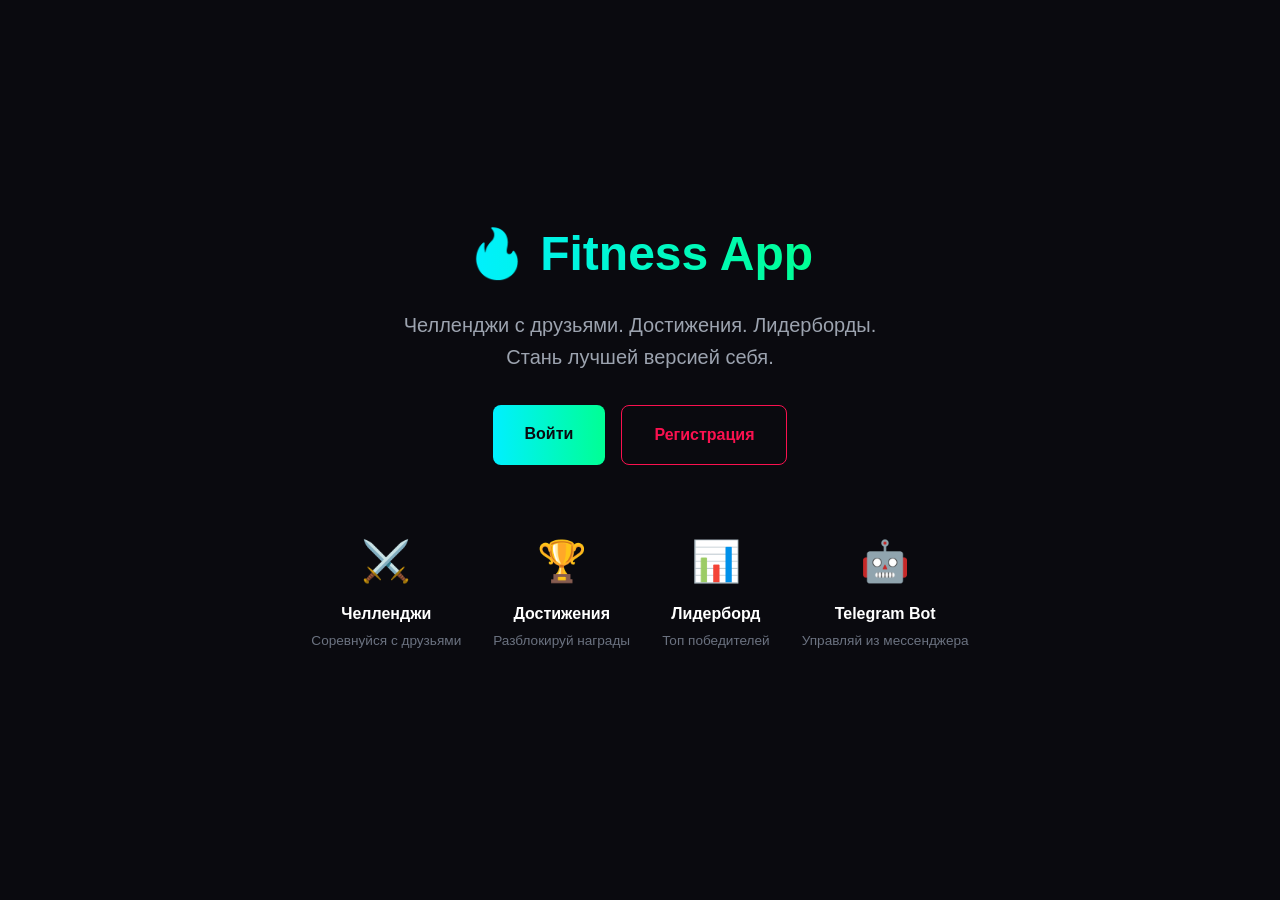
<file: frontend/index.html>
<!DOCTYPE html>
<html lang="ru">
<head>
    <meta charset="UTF-8">
    <meta name="viewport" content="width=device-width, initial-scale=1.0">
    <title>Fitness App</title>
    <link rel="stylesheet" href="css/style.css">
    <script src="https://telegram.org/js/telegram-web-app.js"></script>
    <style>
        .landing {
            min-height: 100vh;
            display: flex;
            flex-direction: column;
            align-items: center;
            justify-content: center;
            text-align: center;
            padding: 2rem;
        }
        .landing h1 {
            font-size: 3rem;
            margin-bottom: 1rem;
            background: linear-gradient(90deg, var(--cyan-start), var(--cyan-end));
            -webkit-background-clip: text;
            -webkit-text-fill-color: transparent;
        }
        .landing p {
            color: var(--text-secondary);
            font-size: 1.25rem;
            margin-bottom: 2rem;
            max-width: 500px;
        }
        .landing-buttons {
            display: flex;
            gap: 1rem;
            flex-wrap: wrap;
            justify-content: center;
        }
        .landing-buttons a {
            padding: 1rem 2rem;
            border-radius: 8px;
            text-decoration: none;
            font-weight: 600;
            transition: all 0.3s;
        }
        .btn-primary-landing {
            background: linear-gradient(90deg, var(--cyan-start), var(--cyan-end));
            color: var(--bg-dark);
        }
        .btn-primary-landing:hover {
            transform: translateY(-2px);
            box-shadow: 0 10px 30px rgba(0, 240, 255, 0.4);
            color: var(--bg-dark);
        }
        .btn-secondary-landing {
            background: transparent;
            border: 1px solid var(--red-start);
            color: var(--red-start);
        }
        .btn-secondary-landing:hover {
            background: rgba(250, 17, 79, 0.1);
            color: var(--red-end);
        }
        .features {
            display: flex;
            gap: 2rem;
            margin-top: 4rem;
            flex-wrap: wrap;
            justify-content: center;
        }
        .feature {
            text-align: center;
            max-width: 200px;
        }
        .feature-icon {
            font-size: 2.5rem;
            margin-bottom: 0.5rem;
        }
        .feature h3 {
            color: var(--text-primary);
            font-size: 1rem;
            margin-bottom: 0.25rem;
        }
        .feature p {
            color: var(--text-muted);
            font-size: 0.85rem;
        }
    </style>
</head>
<body>
    <script src="js/app.js"></script>
    <div class="landing">
        <h1>🔥 Fitness App</h1>
        <p>Челленджи с друзьями. Достижения. Лидерборды. Стань лучшей версией себя.</p>
        
        <div class="landing-buttons">
            <a href="login.html" class="btn-primary-landing">Войти</a>
            <a href="register.html" class="btn-secondary-landing">Регистрация</a>
        </div>
        
        <div class="features">
            <div class="feature">
                <div class="feature-icon">⚔️</div>
                <h3>Челленджи</h3>
                <p>Соревнуйся с друзьями</p>
            </div>
            <div class="feature">
                <div class="feature-icon">🏆</div>
                <h3>Достижения</h3>
                <p>Разблокируй награды</p>
            </div>
            <div class="feature">
                <div class="feature-icon">📊</div>
                <h3>Лидерборд</h3>
                <p>Топ победителей</p>
            </div>
            <div class="feature">
                <div class="feature-icon">🤖</div>
                <h3>Telegram Bot</h3>
                <p>Управляй из мессенджера</p>
            </div>
        </div>
    </div>
    
    <script>
        if (getToken()) {
            window.location.href = 'dashboard.html';
        }
    </script>
</body>
</html>
</file>
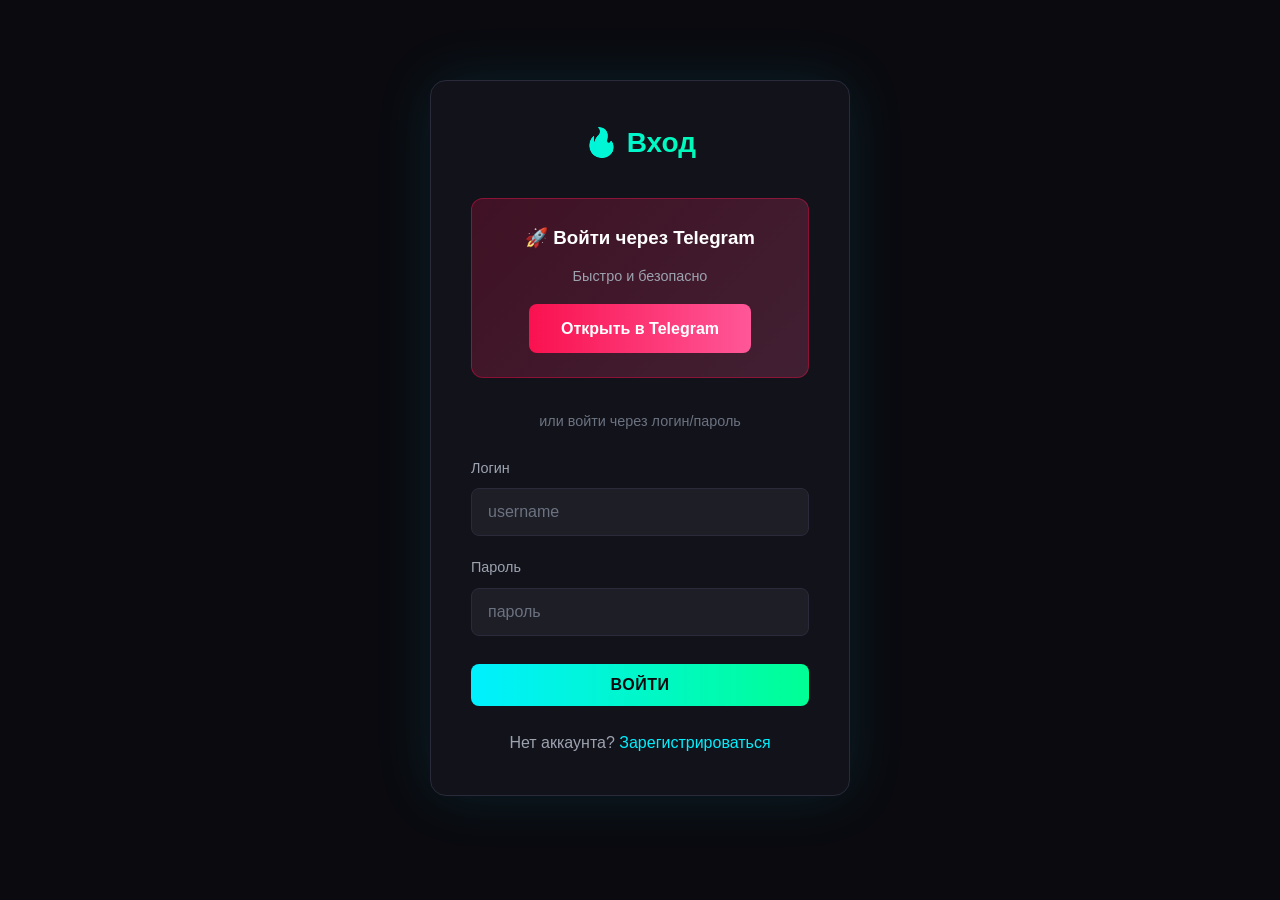
<file: frontend/challenges.html>
<!DOCTYPE html>
<html lang="ru">
<head>
    <meta charset="UTF-8">
    <meta name="viewport" content="width=device-width, initial-scale=1.0">
    <title>Челленджи - Fitness App</title>
    <link rel="stylesheet" href="css/style.css">
    <script src="https://telegram.org/js/telegram-web-app.js"></script>
    <style>
        .page-title {
            display: flex;
            justify-content: space-between;
            align-items: center;
            margin-bottom: 2rem;
            flex-wrap: wrap;
            gap: 1rem;
        }
        .page-title h2 {
            background: linear-gradient(90deg, var(--red-start), var(--red-end));
            -webkit-background-clip: text;
            -webkit-text-fill-color: transparent;
            font-size: 1.75rem;
        }
        .challenge-card h3 {
            color: var(--text-primary);
            margin-bottom: 0.5rem;
            padding-right: 80px;
        }
        .challenge-meta {
            display: flex;
            gap: 1.5rem;
            margin-top: 1rem;
            font-size: 0.9rem;
            color: var(--text-secondary);
        }
        .challenge-meta span {
            display: flex;
            align-items: center;
            gap: 0.25rem;
        }
        .progress-section {
            margin-top: 1.5rem;
        }
        .progress-item {
            margin-bottom: 1rem;
        }
        .progress-header {
            display: flex;
            justify-content: space-between;
            margin-bottom: 0.5rem;
            font-size: 0.9rem;
        }
        .progress-header .name {
            color: var(--text-primary);
        }
        .progress-header .value {
            color: var(--cyan-start);
            font-weight: 600;
        }
        .invite-code {
            display: inline-block;
            background: rgba(0, 240, 255, 0.1);
            border: 1px solid rgba(0, 240, 255, 0.3);
            padding: 0.5rem 1rem;
            border-radius: 8px;
            font-family: monospace;
            color: var(--cyan-start);
            font-size: 1.1rem;
        }
        .form-actions {
            display: flex;
            gap: 1rem;
            margin-top: 1rem;
        }
        .back-btn {
            display: inline-flex;
            align-items: center;
            gap: 0.5rem;
            color: var(--text-secondary);
            margin-bottom: 1rem;
            cursor: pointer;
            transition: color 0.3s;
        }
        .back-btn:hover {
            color: var(--cyan-start);
        }
    </style>
</head>
<body>
    <script src="js/app.js"></script>
    <header>
        <div class="container">
            <h1>🔥 Fitness App</h1>
            <nav>
                <a href="dashboard.html">Дашборд</a>
                <a href="profile.html">Профиль</a>
                <a href="challenges.html">Челленджи</a>
                <a href="leaderboard.html">Лидерборд</a>
                <a href="#" onclick="logout()">Выход</a>
            </nav>
        </div>
    </header>

    <div class="container">
        <div class="page-title">
            <h2>⚔️ Челленджи</h2>
            <button onclick="showCreateForm()">➕ Создать челлендж</button>
        </div>

        <div id="message"></div>

        <div id="createForm" class="card hidden">
            <h3>Создать челлендж</h3>

            <div class="form-group">
                <label>Название</label>
                <input type="text" id="title" placeholder="Например: Пробежать 50 км за неделю">
            </div>

            <div class="form-group">
                <label>Описание</label>
                <textarea id="description" rows="3" placeholder="Опишите правила и условия"></textarea>
            </div>

            <div class="form-group">
                <label>Тип челленджа</label>
                <select id="challengeType">
                    <option value="accumulative">📊 Накопительный (сумма значений)</option>
                    <option value="consistency">📅 Последовательный (дни подряд)</option>
                </select>
            </div>

            <div class="form-group">
                <label>Цель</label>
                <input type="number" id="goalValue" min="1" value="10" placeholder="Например: 50 км или 7 дней">
            </div>

            <div class="form-group">
                <label>Дата начала</label>
                <input type="date" id="startDate">
            </div>

            <div class="form-group">
                <label>Дата окончания</label>
                <input type="date" id="endDate">
            </div>

            <div class="form-actions">
                <button onclick="createChallenge()">Создать</button>
                <button class="secondary" onclick="hideCreateForm()">Отмена</button>
            </div>
        </div>

        <h3 class="mb-1" style="color: var(--text-secondary);">Мои челленджи</h3>
        <div id="challengesList" class="grid"></div>

        <div id="challengeDetails" class="hidden">
            <div class="back-btn" onclick="backToList()">← Назад к списку</div>
            <div id="detailsContent"></div>
        </div>
    </div>

    <script>
        checkAuth();

        function showCreateForm() {
            document.getElementById('createForm').classList.remove('hidden');
            const today = new Date();
            const nextWeek = new Date(today.getTime() + 7 * 24 * 60 * 60 * 1000);
            document.getElementById('startDate').valueAsDate = today;
            document.getElementById('endDate').valueAsDate = nextWeek;
        }

        function hideCreateForm() {
            document.getElementById('createForm').classList.add('hidden');
        }

        async function createChallenge() {
            const challenge = {
                title: document.getElementById('title').value,
                description: document.getElementById('description').value,
                type: document.getElementById('challengeType').value,
                goal_value: parseInt(document.getElementById('goalValue').value) || 10,
                start_date: document.getElementById('startDate').value + 'T00:00:00Z',
                end_date: document.getElementById('endDate').value + 'T23:59:59Z'
            };

            if (!challenge.title) {
                showMessage('message', 'Название обязательно', 'error');
                return;
            }

            try {
                await apiCall('/challenges', {
                    method: 'POST',
                    body: JSON.stringify(challenge)
                });

                hideCreateForm();
                loadChallenges();
                showMessage('message', 'Челлендж создан! 🎉', 'success');
            } catch (error) {
                showMessage('message', 'Ошибка создания', 'error');
            }
        }

        async function loadChallenges() {
            try {
                const challenges = await apiCall('/challenges');
                const list = document.getElementById('challengesList');

                if (challenges.length === 0) {
                    list.innerHTML = '<p style="color: var(--text-muted); padding: 1rem;">Пока нет челленджей. Создай первый! 💪</p>';
                    return;
                }

                list.innerHTML = challenges.map(c => `
                    <div class="card challenge-card" onclick="viewChallenge(${c.id})" style="cursor: pointer;">
                        <div class="challenge-status ${c.status}">${c.status === 'active' ? '🔥 Active' : c.status === 'pending' ? '⏳ Pending' : '✅ Done'}</div>
                        <h3>${c.title}</h3>
                        <p style="color: var(--text-secondary);">${c.description || 'Без описания'}</p>
                        <div class="challenge-meta">
                            <span>${c.type === 'accumulative' ? '📊' : '📅'} ${c.type}</span>
                            <span>🎯 ${c.goal_value}</span>
                            <span>📆 ${formatDate(c.start_date)} - ${formatDate(c.end_date)}</span>
                        </div>
                    </div>
                `).join('');
            } catch (error) {
                showMessage('message', 'Ошибка загрузки', 'error');
            }
        }

        async function viewChallenge(id) {
            try {
                const challenge = await apiCall(`/challenges/${id}`);
                const progress = await apiCall(`/challenges/${id}/progress`);

                document.getElementById('challengesList').classList.add('hidden');
                document.querySelector('h3.mb-1').classList.add('hidden');
                document.querySelector('.page-title button').classList.add('hidden');
                document.getElementById('challengeDetails').classList.remove('hidden');

                const detailsContent = document.getElementById('detailsContent');

                let html = `
                    <div class="card">
                        <div class="challenge-status ${challenge.status}">${challenge.status === 'active' ? '🔥 Active' : challenge.status === 'pending' ? '⏳ Pending' : '✅ Done'}</div>
                        <h2 style="color: var(--text-primary); padding-right: 100px;">${challenge.title}</h2>
                        <p style="color: var(--text-secondary); margin-top: 0.5rem;">${challenge.description || 'Без описания'}</p>

                        <div class="challenge-meta" style="margin-top: 1.5rem;">
                            <span>${challenge.type === 'accumulative' ? '📊 Накопительный' : '📅 Последовательный'}</span>
                            <span>🎯 Цель: ${challenge.goal_value}</span>
                        </div>
                        <div class="challenge-meta">
                            <span>📆 ${formatDate(challenge.start_date)} — ${formatDate(challenge.end_date)}</span>
                        </div>
                        
                        ${challenge.invite_code ? `
                            <div style="margin-top: 1.5rem;">
                                <label style="color: var(--text-secondary); font-size: 0.9rem;">Код приглашения:</label>
                                <div class="invite-code">${challenge.invite_code}</div>
                            </div>
                        ` : ''}

                        <div class="progress-section">
                            <h3 style="color: var(--text-primary); margin-bottom: 1rem;">👥 Прогресс участников</h3>
                `;

                if (progress && progress.length > 0) {
                    progress.forEach(p => {
                        const participant = challenge.participants?.find(u => u.id === p.user_id);
                        const name = participant?.name || `User #${p.user_id}`;
                        const percentage = challenge.goal_value > 0 ? Math.min(100, (p.current_progress / challenge.goal_value) * 100) : 0;

                        html += `
                            <div class="progress-item">
                                <div class="progress-header">
                                    <span class="name">${name}</span>
                                    <span class="value">${p.current_progress} / ${challenge.goal_value}</span>
                                </div>
                                <div class="progress-bar ${percentage >= 100 ? 'cyan' : ''}">
                                    <div class="fill" style="width: ${percentage}%;"></div>
                                </div>
                            </div>
                        `;
                    });
                } else {
                    html += '<p style="color: var(--text-muted);">Пока нет прогресса</p>';
                }

                html += `
                        </div>
                        ${challenge.status !== 'completed' ? `
                            <button onclick="showAddProgressForm(${id}, '${challenge.type}')" style="margin-top: 1.5rem;">➕ Добавить прогресс</button>
                        ` : ''}
                    </div>
                `;

                html += `
                    <div id="addProgressForm" class="card hidden mt-1">
                        <h3 style="color: var(--text-primary);">Добавить прогресс</h3>
                        <div class="form-group">
                            <label>Значение ${challenge.type === 'consistency' ? '(введите 1 для отметки)' : ''}</label>
                            <input type="number" id="progressValue" min="1" value="${challenge.type === 'consistency' ? '1' : ''}" placeholder="10">
                        </div>
                        <div class="form-group">
                            <label>Заметка (опционально)</label>
                            <textarea id="progressNotes" rows="2" placeholder="Как прошла тренировка?"></textarea>
                        </div>
                        <div class="form-actions">
                            <button onclick="submitProgress(${id})">Сохранить</button>
                            <button class="secondary" onclick="hideAddProgressForm()">Отмена</button>
                        </div>
                    </div>
                `;

                detailsContent.innerHTML = html;
            } catch (error) {
                showMessage('message', 'Ошибка загрузки', 'error');
            }
        }

        function backToList() {
            document.getElementById('challengesList').classList.remove('hidden');
            document.querySelector('h3.mb-1').classList.remove('hidden');
            document.querySelector('.page-title button').classList.remove('hidden');
            document.getElementById('challengeDetails').classList.add('hidden');
        }

        function showAddProgressForm(id, type) {
            document.getElementById('addProgressForm').classList.remove('hidden');
        }

        function hideAddProgressForm() {
            document.getElementById('addProgressForm').classList.add('hidden');
        }

        async function submitProgress(challengeId) {
            const value = parseInt(document.getElementById('progressValue').value);
            const notes = document.getElementById('progressNotes').value;

            if (!value || value <= 0) {
                showMessage('message', 'Введите корректное значение', 'error');
                return;
            }

            try {
                await apiCall(`/challenges/${challengeId}/progress`, {
                    method: 'POST',
                    body: JSON.stringify({ value, notes })
                });

                showMessage('message', 'Прогресс добавлен! 💪', 'success');
                hideAddProgressForm();
                viewChallenge(challengeId);
            } catch (error) {
                showMessage('message', 'Ошибка', 'error');
            }
        }

        loadChallenges();
    </script>
</body>
</html>
</file>
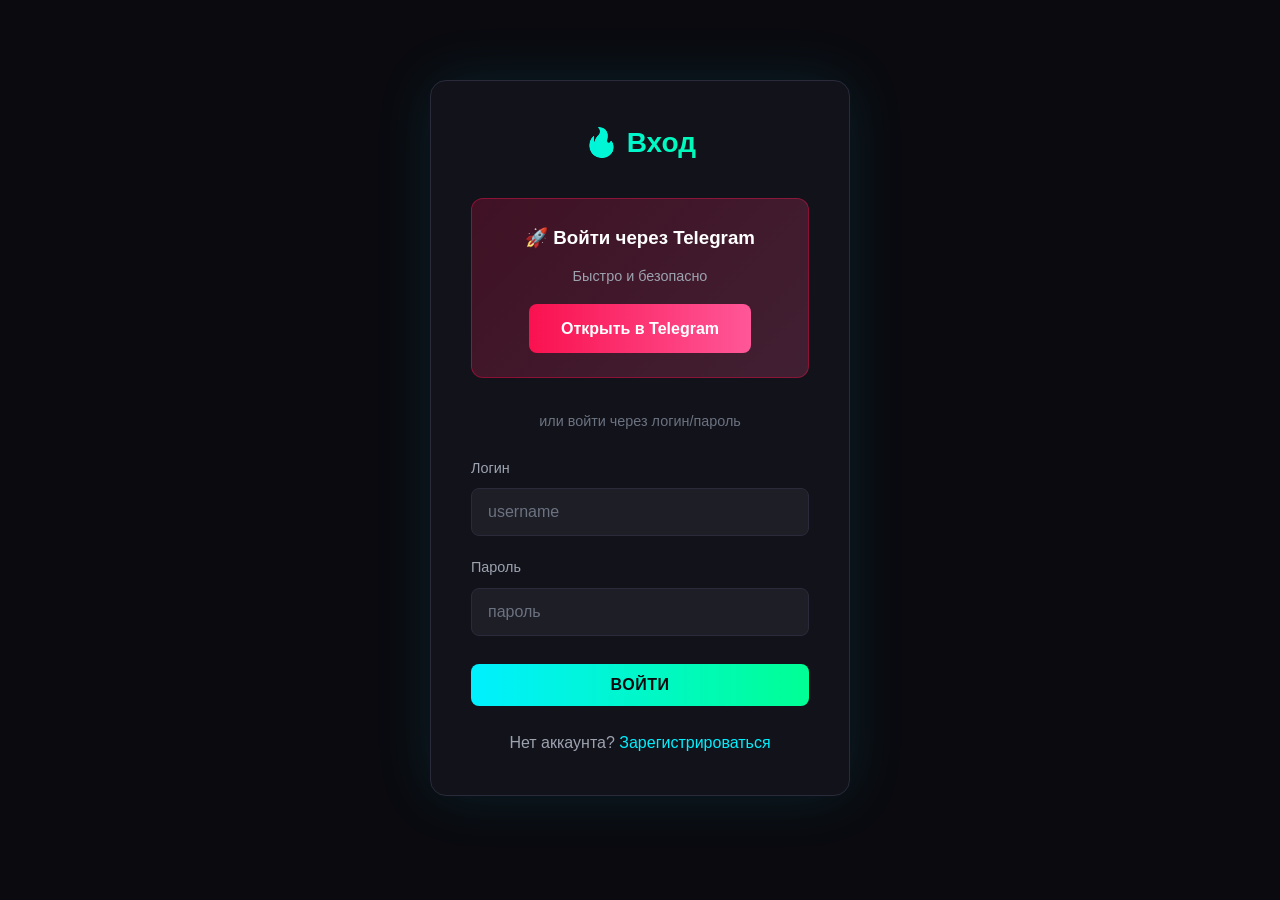
<file: frontend/dashboard.html>
<!DOCTYPE html>
<html lang="ru">
<head>
    <meta charset="UTF-8">
    <meta name="viewport" content="width=device-width, initial-scale=1.0">
    <title>Dashboard - Fitness App</title>
    <link rel="stylesheet" href="css/style.css">
    <style>
        .page-title {
            margin-bottom: 2rem;
            display: flex;
            align-items: center;
            gap: 0.75rem;
        }
        .page-title h2 {
            background: linear-gradient(90deg, var(--cyan-start), var(--cyan-end));
            -webkit-background-clip: text;
            -webkit-text-fill-color: transparent;
            font-size: 1.75rem;
        }
        .activity-icon {
            width: 40px;
            height: 40px;
            border-radius: 10px;
            display: flex;
            align-items: center;
            justify-content: center;
            font-size: 1.25rem;
            margin-right: 0.75rem;
            flex-shrink: 0;
        }
        .activity-icon.running { background: linear-gradient(135deg, var(--cyan-start), var(--cyan-end)); }
        .activity-icon.cycling { background: linear-gradient(135deg, var(--purple-start), var(--purple-end)); }
        .activity-icon.swimming { background: linear-gradient(135deg, var(--red-start), var(--red-end)); }
        .activity-icon.gym { background: linear-gradient(135deg, var(--amber-start), var(--amber-end)); }
        .activity-icon.other { background: var(--text-muted); }
        .activity-item {
            display: flex;
            align-items: center;
            border-left: none;
            padding-left: 1rem;
        }
        .activity-content { flex: 1; }
        .activity-stats {
            display: flex;
            gap: 1rem;
            margin-top: 0.25rem;
            font-size: 0.9rem;
            color: var(--text-secondary);
        }
        .activity-stats span {
            display: flex;
            align-items: center;
            gap: 0.25rem;
        }
        .btn-add {
            display: flex;
            align-items: center;
            gap: 0.5rem;
        }
        .form-actions {
            display: flex;
            gap: 1rem;
            margin-top: 1rem;
        }
    </style>
</head>
<body>
    <header>
        <div class="container">
            <h1>🔥 Fitness App</h1>
            <nav>
                <a href="dashboard.html">Дашборд</a>
                <a href="profile.html">Профиль</a>
                <a href="challenges.html">Челленджи</a>
                <a href="leaderboard.html">Лидерборд</a>
                <a href="#" onclick="logout()">Выход</a>
            </nav>
        </div>
    </header>

    <div class="container">
        <div class="page-title">
            <h2>📊 Дашборд</h2>
        </div>

        <div id="message"></div>

        <div class="stats">
            <div class="stat-card">
                <h3>🏆 Победы</h3>
                <div class="value" id="wins">-</div>
            </div>
            <div class="stat-card">
                <h3>🔥 Текущая серия</h3>
                <div class="value" id="currentStreak">-</div>
            </div>
            <div class="stat-card">
                <h3>⚡ Лучшая серия</h3>
                <div class="value" id="bestStreak">-</div>
            </div>
        </div>

        <div class="card">
            <h3>📈 Последние активности</h3>

            <div class="tabs">
                <button class="tab active" onclick="loadActivities('week')">Неделя</button>
                <button class="tab" onclick="loadActivities('month')">Месяц</button>
                <button class="tab" onclick="loadActivities('year')">Год</button>
                <button class="tab" onclick="loadActivities('all')">Всё время</button>
            </div>

            <div id="activitiesList"></div>

            <button class="mt-1 btn-add" onclick="showAddActivityForm()">➕ Добавить активность</button>

            <div id="addActivityForm" class="hidden mt-1">
                <div class="form-group">
                    <label>Тип активности</label>
                    <select id="activityType">
                        <option value="running">🏃 Бег</option>
                        <option value="cycling">🚴 Велосипед</option>
                        <option value="swimming">🏊 Плавание</option>
                        <option value="gym">💪 Зал</option>
                        <option value="other">📝 Другое</option>
                    </select>
                </div>
                <div class="form-group">
                    <label>Длительность (минуты)</label>
                    <input type="number" id="duration" min="1" placeholder="30">
                </div>
                <div class="form-group">
                    <label>Дистанция (км)</label>
                    <input type="number" id="distance" min="0" step="0.1" placeholder="5.0">
                </div>
                <div class="form-group">
                    <label>Калории</label>
                    <input type="number" id="calories" min="0" placeholder="300">
                </div>
                <div class="form-group">
                    <label>Дата</label>
                    <input type="date" id="activityDate">
                </div>
                <div class="form-group">
                    <label>Заметки</label>
                    <textarea id="notes" rows="3" placeholder="Как прошла тренировка?"></textarea>
                </div>
                <div class="form-actions">
                    <button onclick="addActivity()">Сохранить</button>
                    <button class="secondary" onclick="hideAddActivityForm()">Отмена</button>
                </div>
            </div>
        </div>

        <div class="card">
            <h3>🏅 Достижения</h3>
            <div id="achievementsList" class="achievements-grid"></div>
        </div>
    </div>

    <script src="js/app.js"></script>
    <script>
        checkAuth();

        let currentPeriod = 'week';

        const activityIcons = {
            running: '🏃',
            cycling: '🚴',
            swimming: '🏊',
            gym: '💪',
            other: '📝'
        };

        async function loadProfile() {
            try {
                const user = await apiCall('/profile');
                document.getElementById('wins').textContent = user.total_wins;
                document.getElementById('currentStreak').textContent = user.current_streak;
                document.getElementById('bestStreak').textContent = user.best_streak;
            } catch (error) {
                showMessage('message', 'Failed to load profile', 'error');
            }
        }

        async function loadActivities(period = 'week') {
            currentPeriod = period;

            document.querySelectorAll('.tab').forEach(tab => tab.classList.remove('active'));
            event?.target?.classList?.add('active');

            try {
                const activities = await apiCall(`/activities?period=${period}`);
                const list = document.getElementById('activitiesList');

                if (activities.length === 0) {
                    list.innerHTML = '<p style="color: var(--text-muted); padding: 1rem 0;">Пока нет активностей. Добавь первую! 💪</p>';
                    return;
                }

                list.innerHTML = activities.map(a => `
                    <div class="activity-item">
                        <div class="activity-icon ${a.activity_type}">${activityIcons[a.activity_type] || '📝'}</div>
                        <div class="activity-content">
                            <h4>${a.activity_type.charAt(0).toUpperCase() + a.activity_type.slice(1)}</h4>
                            <div class="activity-stats">
                                <span>⏱ ${a.duration} мин</span>
                                <span>📏 ${a.distance} км</span>
                                <span>🔥 ${a.calories} ккал</span>
                            </div>
                            ${a.notes ? `<p style="margin-top: 0.5rem; font-size: 0.9rem; color: var(--text-secondary);">${a.notes}</p>` : ''}
                        </div>
                        <div class="meta">${formatDate(a.activity_date)}</div>
                    </div>
                `).join('');
            } catch (error) {
                showMessage('message', 'Failed to load activities', 'error');
            }
        }

        async function addActivity() {
            const activity = {
                activity_type: document.getElementById('activityType').value,
                duration: parseInt(document.getElementById('duration').value),
                distance: parseFloat(document.getElementById('distance').value) || 0,
                calories: parseInt(document.getElementById('calories').value) || 0,
                notes: document.getElementById('notes').value,
                activity_date: document.getElementById('activityDate').value + 'T00:00:00Z'
            };

            try {
                await apiCall('/activities', {
                    method: 'POST',
                    body: JSON.stringify(activity)
                });

                hideAddActivityForm();
                loadActivities(currentPeriod);
                showMessage('message', 'Активность добавлена! 🎉', 'success');
            } catch (error) {
                showMessage('message', 'Ошибка при добавлении', 'error');
            }
        }

        function showAddActivityForm() {
            document.getElementById('addActivityForm').classList.remove('hidden');
            document.getElementById('activityDate').valueAsDate = new Date();
        }

        function hideAddActivityForm() {
            document.getElementById('addActivityForm').classList.add('hidden');
        }

        async function loadAchievements() {
            try {
                const achievements = await apiCall('/achievements');
                const list = document.getElementById('achievementsList');

                if (achievements.length === 0) {
                    list.innerHTML = '<p style="color: var(--text-muted);">Пока нет достижений. Побеждай в челленджах! 🏆</p>';
                    return;
                }

                list.innerHTML = achievements.slice(0, 6).map(a => `
                    <div class="achievement unlocked">
                        <div class="icon">${a.achievement.icon}</div>
                        <h4>${a.achievement.name}</h4>
                        <div class="description">${a.achievement.description}</div>
                    </div>
                `).join('');
            } catch (error) {
                console.error('Failed to load achievements');
            }
        }

        loadProfile();
        loadActivities('week');
        loadAchievements();
    </script>
</body>
</html>
</file>
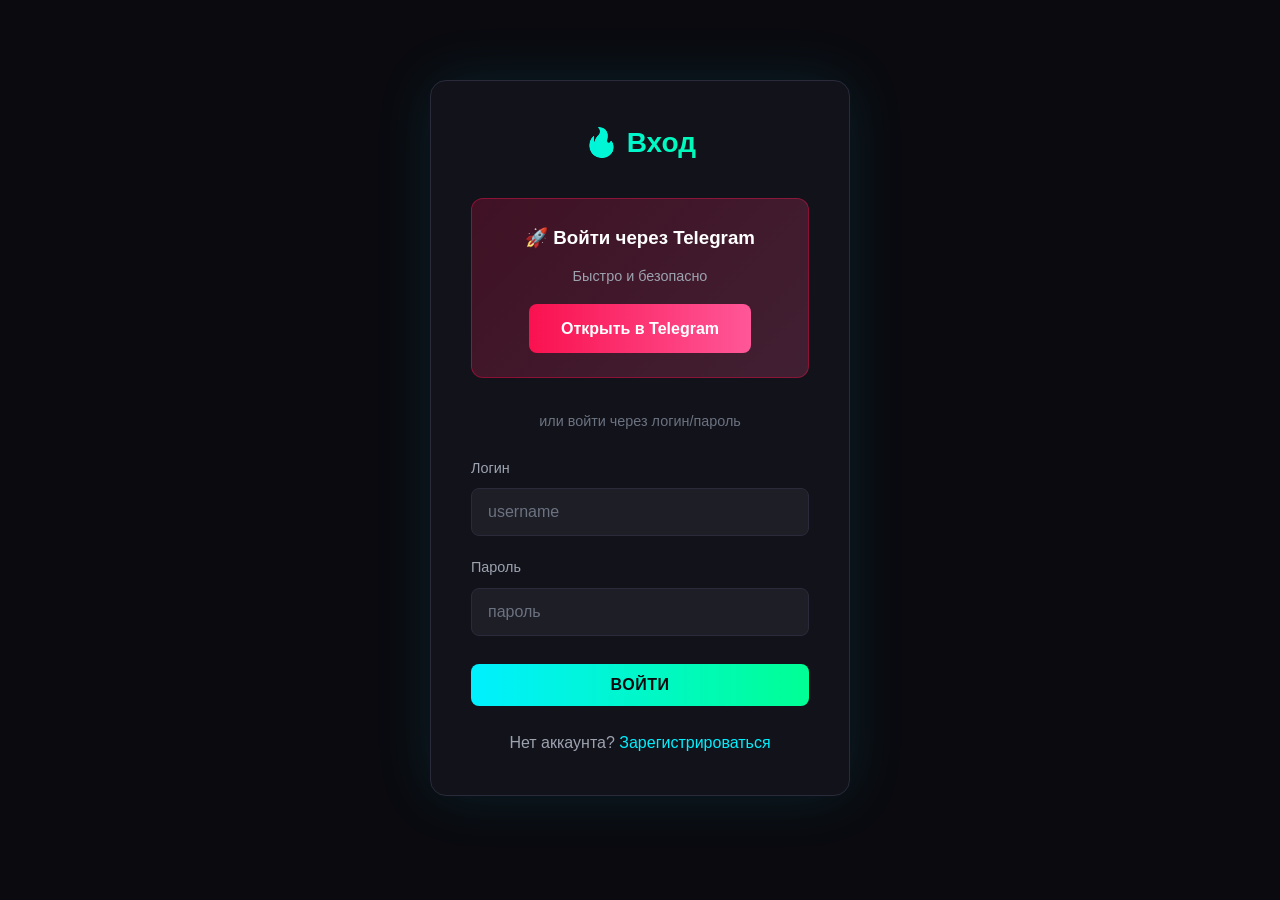
<file: frontend/leaderboard.html>
<!DOCTYPE html>
<html lang="ru">
<head>
    <meta charset="UTF-8">
    <meta name="viewport" content="width=device-width, initial-scale=1.0">
    <title>Лидерборд - Fitness App</title>
    <link rel="stylesheet" href="css/style.css">
    <script src="https://telegram.org/js/telegram-web-app.js"></script>
    <style>
        .page-title {
            margin-bottom: 2rem;
        }
        .page-title h2 {
            background: linear-gradient(90deg, var(--amber-start), var(--amber-end));
            -webkit-background-clip: text;
            -webkit-text-fill-color: transparent;
            font-size: 1.75rem;
        }
        .leaderboard-item.top-1 {
            background: linear-gradient(135deg, rgba(245, 158, 11, 0.15) 0%, rgba(253, 230, 138, 0.1) 100%);
            border-color: rgba(245, 158, 11, 0.4);
        }
        .leaderboard-item.top-2 {
            background: linear-gradient(135deg, rgba(192, 192, 192, 0.1) 0%, rgba(255, 255, 255, 0.05) 100%);
            border-color: rgba(192, 192, 192, 0.3);
        }
        .leaderboard-item.top-3 {
            background: linear-gradient(135deg, rgba(205, 127, 50, 0.1) 0%, rgba(255, 200, 150, 0.05) 100%);
            border-color: rgba(205, 127, 50, 0.3);
        }
        .rank-badge {
            font-size: 1.5rem;
            margin-right: 0.5rem;
        }
    </style>
</head>
<body>
    <script src="js/app.js"></script>
    <header>
        <div class="container">
            <h1>🔥 Fitness App</h1>
            <nav>
                <a href="dashboard.html">Дашборд</a>
                <a href="profile.html">Профиль</a>
                <a href="challenges.html">Челленджи</a>
                <a href="leaderboard.html">Лидерборд</a>
                <a href="#" onclick="logout()">Выход</a>
            </nav>
        </div>
    </header>

    <div class="container">
        <div class="page-title">
            <h2>🏆 Лидерборд</h2>
        </div>

        <div class="tabs">
            <button class="tab active" onclick="loadLeaderboard('wins')">🏆 Топ победителей</button>
            <button class="tab" onclick="loadLeaderboard('streak')">🔥 Лучшие серии</button>
        </div>

        <div id="leaderboardList"></div>
    </div>

    <script>
        checkAuth();

        async function loadLeaderboard(type = 'wins') {
            document.querySelectorAll('.tab').forEach(tab => tab.classList.remove('active'));
            event?.target?.classList?.add('active');

            try {
                const leaderboard = await apiCall(`/leaderboard?type=${type}`);
                const list = document.getElementById('leaderboardList');

                if (leaderboard.length === 0) {
                    list.innerHTML = '<p class="text-center" style="color: var(--text-muted); padding: 2rem;">Пока нет участников. Будь первым! 💪</p>';
                    return;
                }

                let valueField = type === 'streak' ? 'best_streak' : 'total_wins';

                list.innerHTML = leaderboard.map(entry => {
                    let rankClass = '';
                    let rankBadge = '';
                    
                    if (entry.rank === 1) {
                        rankClass = 'top-1';
                        rankBadge = '🥇';
                    } else if (entry.rank === 2) {
                        rankClass = 'top-2';
                        rankBadge = '🥈';
                    } else if (entry.rank === 3) {
                        rankClass = 'top-3';
                        rankBadge = '🥉';
                    }

                    const rankDisplay = rankBadge 
                        ? `<span class="rank-badge">${rankBadge}</span>` 
                        : `<span class="rank">#${entry.rank}</span>`;

                    return `
                        <div class="leaderboard-item ${rankClass}">
                            <div class="rank ${entry.rank <= 3 ? ['', 'gold', 'silver', 'bronze'][entry.rank] : ''}">${rankBadge || '#' + entry.rank}</div>
                            <div class="user-info">
                                <h4>${entry.name || entry.login || 'User #' + entry.id}</h4>
                                <div class="meta">@${entry.login || 'anonymous'}</div>
                            </div>
                            <div class="score">${entry[valueField]} ${type === 'wins' ? '🏆' : '🔥'}</div>
                        </div>
                    `;
                }).join('');
            } catch (error) {
                showMessage('message', 'Ошибка загрузки', 'error');
            }
        }

        loadLeaderboard('wins');
    </script>
</body>
</html>
</file>
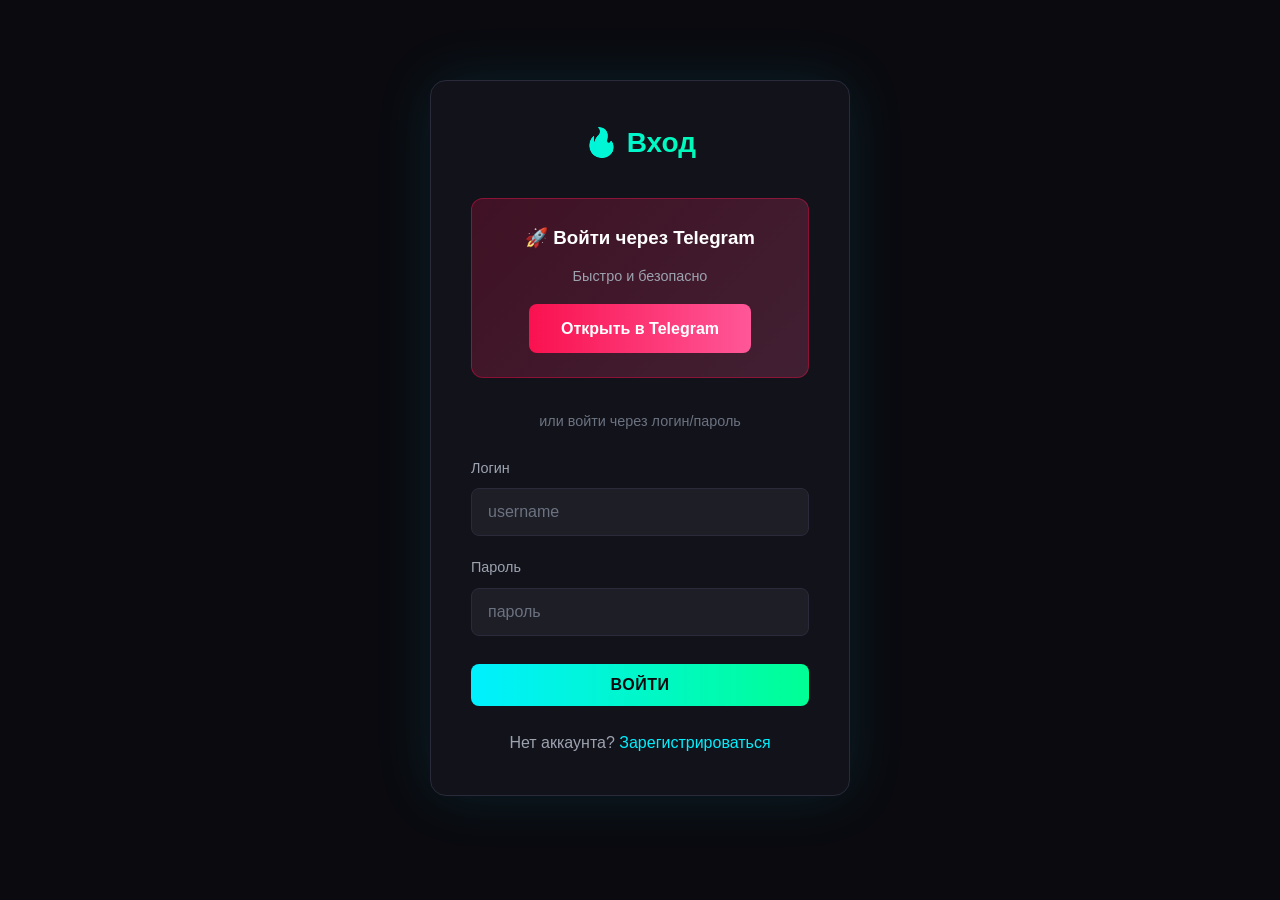
<file: frontend/login.html>
<!DOCTYPE html>
<html lang="ru">
<head>
    <meta charset="UTF-8">
    <meta name="viewport" content="width=device-width, initial-scale=1.0">
    <title>Вход - Fitness App</title>
    <link rel="stylesheet" href="css/style.css">
    <script src="https://telegram.org/js/telegram-web-app.js"></script>
    <style>
        .auth-card {
            max-width: 420px;
            margin: 60px auto;
            background: var(--bg-card);
            padding: 2.5rem;
            border-radius: 16px;
            border: 1px solid var(--border-color);
            box-shadow: 0 0 60px rgba(0, 240, 255, 0.1);
        }
        .auth-card h1 {
            text-align: center;
            margin-bottom: 2rem;
            background: linear-gradient(90deg, var(--cyan-start), var(--cyan-end));
            -webkit-background-clip: text;
            -webkit-text-fill-color: transparent;
            font-size: 1.75rem;
        }
        .telegram-box {
            text-align: center;
            margin-bottom: 2rem;
            padding: 1.5rem;
            background: linear-gradient(135deg, rgba(250, 17, 79, 0.2) 0%, rgba(255, 87, 152, 0.2) 100%);
            border: 1px solid rgba(250, 17, 79, 0.4);
            border-radius: 12px;
        }
        .telegram-box h3 {
            color: var(--text-primary);
            margin: 0 0 0.75rem 0;
        }
        .telegram-box p {
            color: var(--text-secondary);
            margin: 0 0 1rem 0;
            font-size: 0.9rem;
        }
        .telegram-btn {
            display: inline-block;
            background: linear-gradient(90deg, var(--red-start), var(--red-end));
            color: white;
            padding: 0.75rem 2rem;
            border-radius: 8px;
            text-decoration: none;
            font-weight: 600;
            transition: all 0.3s ease;
        }
        .telegram-btn:hover {
            transform: translateY(-2px);
            box-shadow: 0 10px 30px rgba(250, 17, 79, 0.4);
            color: white;
        }
        .divider {
            text-align: center;
            margin: 1.5rem 0;
            color: var(--text-muted);
            font-size: 0.9rem;
        }
        .auth-footer {
            text-align: center;
            margin-top: 1.5rem;
            color: var(--text-secondary);
        }
        .error-message {
            background: linear-gradient(90deg, rgba(250, 17, 79, 0.2), rgba(255, 87, 152, 0.2));
            border: 1px solid var(--red-start);
            color: var(--red-end);
            padding: 1rem;
            border-radius: 8px;
            margin-bottom: 1rem;
        }
        .btn-primary {
            width: 100%;
            margin-top: 0.5rem;
        }
    </style>
</head>
<body>
    <script src="js/app.js"></script>
    <div class="container">
        <div class="auth-card">
            <h1>🔥 Вход</h1>

            <div class="telegram-box">
                <h3>🚀 Войти через Telegram</h3>
                <p>Быстро и безопасно</p>
                <a href="https://t.me/eduOrda_bot?start=webapp" class="telegram-btn">
                    Открыть в Telegram
                </a>
            </div>

            <div class="divider">или войти через логин/пароль</div>

            <form id="login-form">
                <div class="form-group">
                    <label for="login">Логин</label>
                    <input type="text" id="login" required placeholder="username">
                </div>

                <div class="form-group">
                    <label for="password">Пароль</label>
                    <input type="password" id="password" required placeholder="пароль">
                </div>

                <div id="error-message" class="error-message" style="display: none;"></div>

                <button type="submit" class="btn-primary">Войти</button>
            </form>

            <div class="auth-footer">
                Нет аккаунта? <a href="register.html">Зарегистрироваться</a>
            </div>
        </div>
    </div>

    <script>
        const form = document.getElementById('login-form');
        const errorDiv = document.getElementById('error-message');

        form.addEventListener('submit', async (e) => {
            e.preventDefault();

            const data = {
                login: document.getElementById('login').value,
                password: document.getElementById('password').value
            };

            try {
                const response = await fetch(`${API_URL}/login`, {
                    method: 'POST',
                    headers: { 'Content-Type': 'application/json' },
                    body: JSON.stringify(data)
                });

                if (response.ok) {
                    const result = await response.json();
                    localStorage.setItem('token', result.token);
                    localStorage.setItem('user', JSON.stringify(result.user));
                    window.location.href = 'dashboard.html';
                } else {
                    const error = await response.text();
                    errorDiv.textContent = error || 'Неверный логин или пароль';
                    errorDiv.style.display = 'block';
                }
            } catch (err) {
                errorDiv.textContent = 'Ошибка соединения с сервером';
                errorDiv.style.display = 'block';
            }
        });

        document.getElementById('login').addEventListener('keypress', (e) => {
            if (e.key === 'Enter') {
                e.preventDefault();
                document.getElementById('password').focus();
            }
        });
    </script>
</body>
</html>
</file>
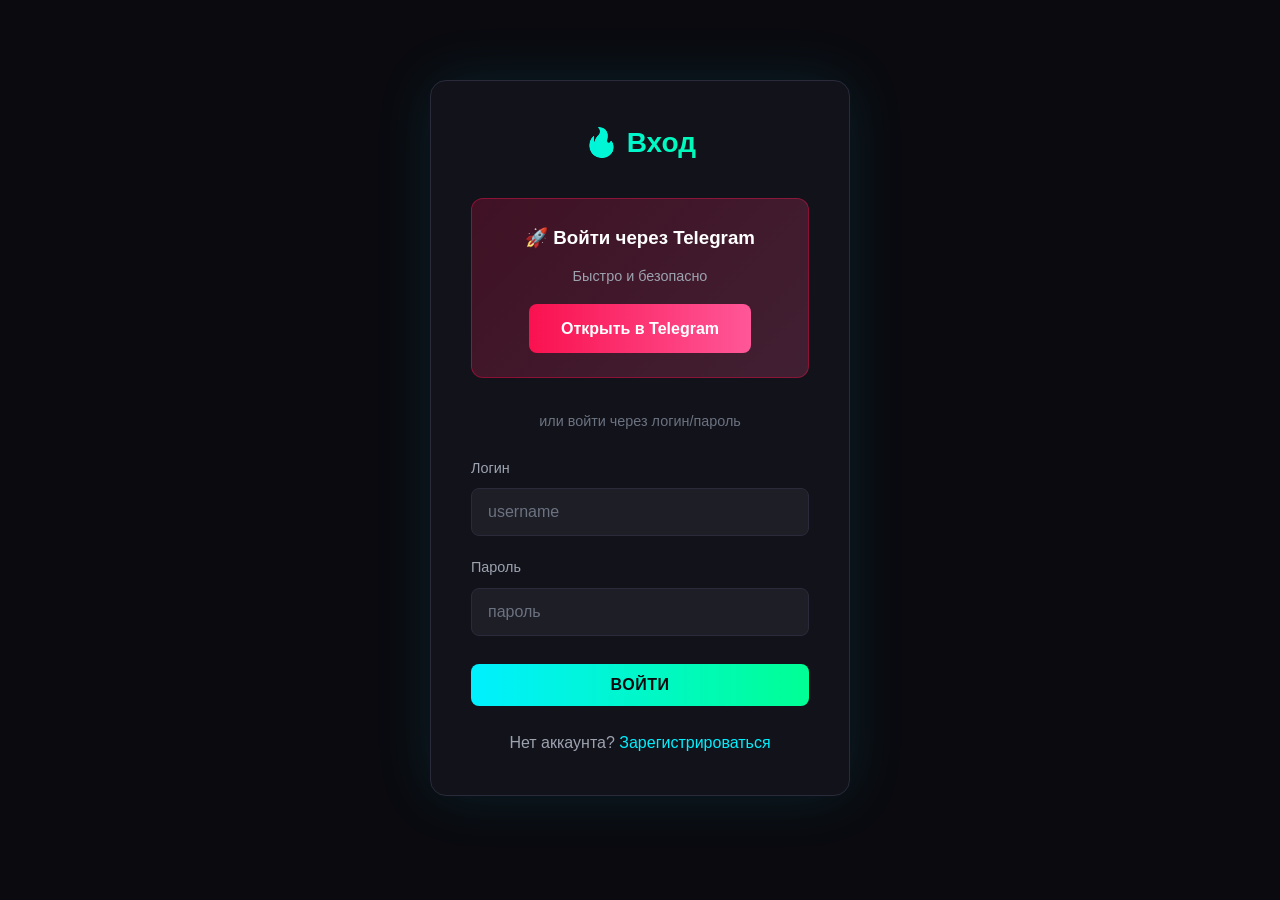
<file: frontend/profile.html>
<!DOCTYPE html>
<html lang="ru">
<head>
    <meta charset="UTF-8">
    <meta name="viewport" content="width=device-width, initial-scale=1.0">
    <title>Профиль - Fitness App</title>
    <link rel="stylesheet" href="css/style.css">
    <script src="https://telegram.org/js/telegram-web-app.js"></script>
    <style>
        .page-title h2 {
            background: linear-gradient(90deg, var(--purple-start), var(--purple-end));
            -webkit-background-clip: text;
            -webkit-text-fill-color: transparent;
            font-size: 1.75rem;
            margin-bottom: 2rem;
        }
        .profile-header {
            display: flex;
            align-items: center;
            gap: 1.5rem;
            margin-bottom: 2rem;
            padding-bottom: 2rem;
            border-bottom: 1px solid var(--border-color);
        }
        .avatar {
            width: 80px;
            height: 80px;
            border-radius: 50%;
            background: linear-gradient(135deg, var(--purple-start), var(--purple-end));
            display: flex;
            align-items: center;
            justify-content: center;
            font-size: 2rem;
            color: white;
            flex-shrink: 0;
        }
        .avatar img {
            width: 100%;
            height: 100%;
            border-radius: 50%;
            object-fit: cover;
        }
        .profile-info h3 {
            color: var(--text-primary);
            margin-bottom: 0.25rem;
        }
        .profile-info p {
            color: var(--text-secondary);
            font-size: 0.9rem;
        }
        .form-row {
            display: grid;
            grid-template-columns: 1fr 1fr;
            gap: 1rem;
        }
        @media (max-width: 480px) {
            .form-row { grid-template-columns: 1fr; }
            .profile-header { flex-direction: column; text-align: center; }
        }
    </style>
</head>
<body>
    <script src="js/app.js"></script>
    <header>
        <div class="container">
            <h1>🔥 Fitness App</h1>
            <nav>
                <a href="dashboard.html">Дашборд</a>
                <a href="profile.html">Профиль</a>
                <a href="challenges.html">Челленджи</a>
                <a href="leaderboard.html">Лидерборд</a>
                <a href="#" onclick="logout()">Выход</a>
            </nav>
        </div>
    </header>

    <div class="container">
        <div class="page-title">
            <h2>👤 Мой профиль</h2>
        </div>

        <div id="message"></div>

        <div class="card">
            <div class="profile-header">
                <div class="avatar" id="avatarContainer">👤</div>
                <div class="profile-info">
                    <h3 id="displayName">Загрузка...</h3>
                    <p id="displayLogin">@...</p>
                </div>
            </div>

            <div class="form-group">
                <label>Имя</label>
                <input type="text" id="name" placeholder="Как тебя зовут?">
            </div>

            <div class="form-row">
                <div class="form-group">
                    <label>Рост (см)</label>
                    <input type="number" id="height" min="0" step="0.1" placeholder="175">
                </div>
                <div class="form-group">
                    <label>Вес (кг)</label>
                    <input type="number" id="weight" min="0" step="0.1" placeholder="70">
                </div>
            </div>

            <div class="form-group">
                <label>О себе</label>
                <textarea id="description" rows="3" placeholder="Расскажи о своих целях..."></textarea>
            </div>

            <button onclick="updateProfile()">💾 Сохранить</button>
        </div>

        <div class="card">
            <h3 style="color: var(--text-primary); margin-bottom: 1rem;">🏅 Мои достижения</h3>
            <div id="achievementsList" class="achievements-grid"></div>
        </div>
    </div>

    <script>
        checkAuth();

        async function loadProfile() {
            try {
                const user = await apiCall('/profile');
                document.getElementById('name').value = user.name || '';
                document.getElementById('height').value = user.height || '';
                document.getElementById('weight').value = user.weight || '';
                document.getElementById('description').value = user.description || '';
                
                document.getElementById('displayName').textContent = user.name || 'Атлет';
                document.getElementById('displayLogin').textContent = '@' + (user.login || 'anonymous');
                
                if (user.photo_url) {
                    document.getElementById('avatarContainer').innerHTML = `<img src="${user.photo_url}" alt="Avatar">`;
                } else {
                    const initial = (user.name || 'U').charAt(0).toUpperCase();
                    document.getElementById('avatarContainer').textContent = initial;
                }
            } catch (error) {
                showMessage('message', 'Ошибка загрузки профиля', 'error');
            }
        }

        async function updateProfile() {
            const profile = {
                name: document.getElementById('name').value,
                height: parseFloat(document.getElementById('height').value) || 0,
                weight: parseFloat(document.getElementById('weight').value) || 0,
                description: document.getElementById('description').value
            };

            try {
                await apiCall('/profile', {
                    method: 'PUT',
                    body: JSON.stringify(profile)
                });

                showMessage('message', 'Профиль обновлён! ✨', 'success');
                loadProfile();
            } catch (error) {
                showMessage('message', 'Ошибка обновления', 'error');
            }
        }

        async function loadAchievements() {
            try {
                const achievements = await apiCall('/achievements');
                const list = document.getElementById('achievementsList');

                if (achievements.length === 0) {
                    list.innerHTML = '<p style="color: var(--text-muted);">Пока нет достижений. Побеждай в челленджах! 🏆</p>';
                    return;
                }

                list.innerHTML = achievements.map(a => `
                    <div class="achievement unlocked">
                        <div class="icon">${a.achievement.icon}</div>
                        <h4>${a.achievement.name}</h4>
                        <div class="description">${a.achievement.description}</div>
                        <div class="meta" style="margin-top: 0.5rem; font-size: 0.75rem;">${formatDate(a.unlocked_at)}</div>
                    </div>
                `).join('');
            } catch (error) {
                console.error('Failed to load achievements');
            }
        }

        loadProfile();
        loadAchievements();
    </script>
</body>
</html>
</file>
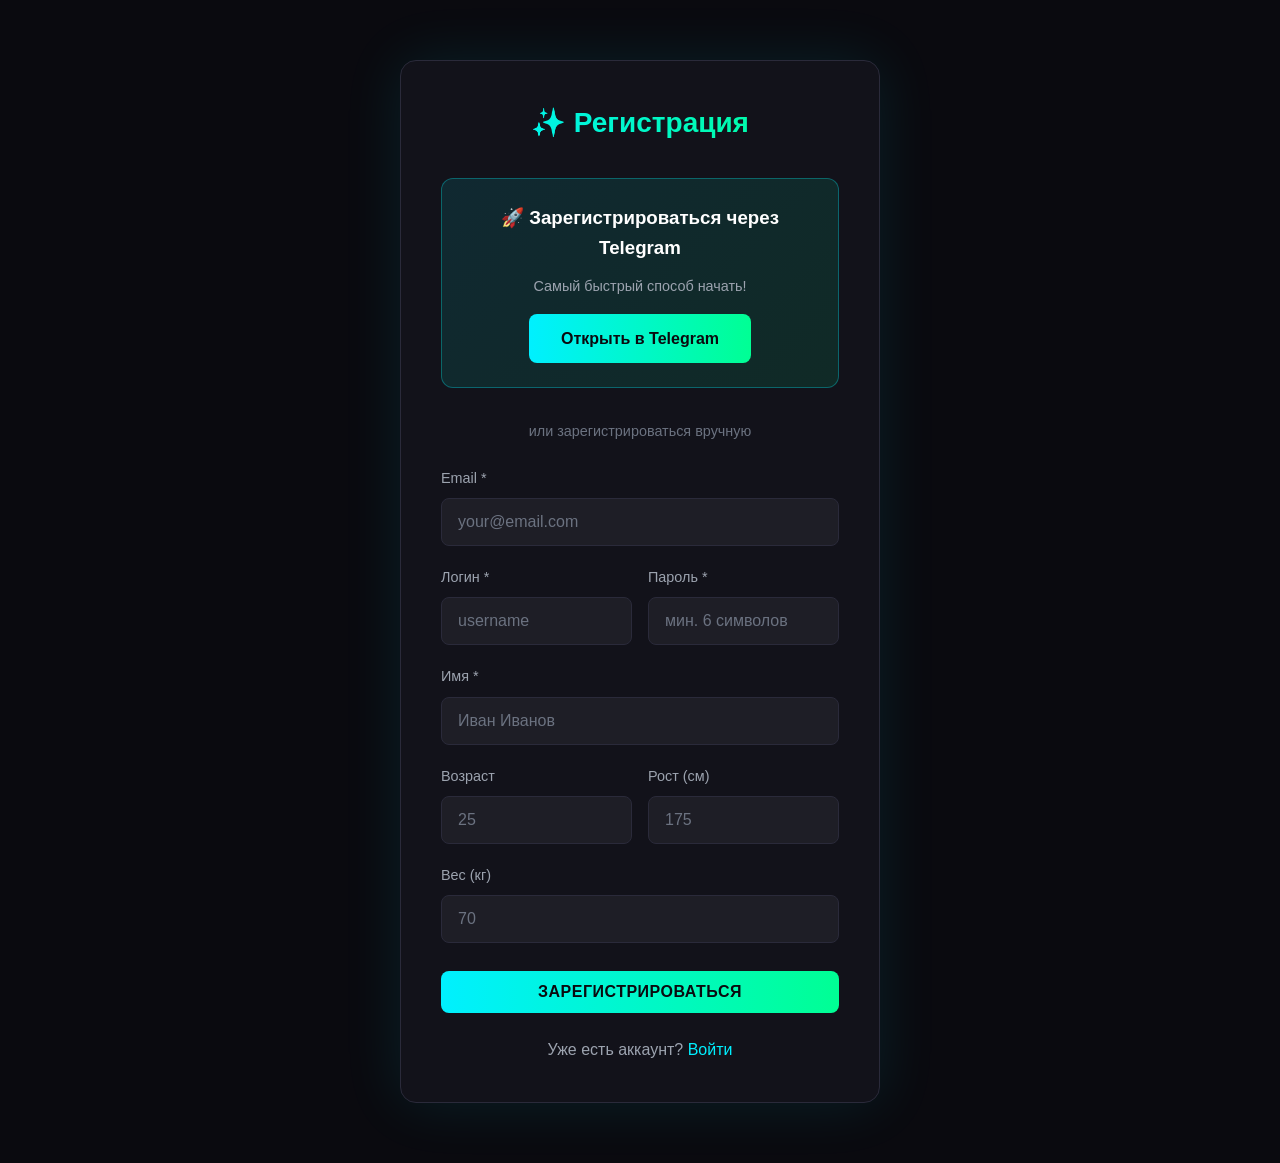
<file: frontend/register.html>
<!DOCTYPE html>
<html lang="ru">
<head>
    <meta charset="UTF-8">
    <meta name="viewport" content="width=device-width, initial-scale=1.0">
    <title>Регистрация - Fitness App</title>
    <link rel="stylesheet" href="css/style.css">
    <script src="https://telegram.org/js/telegram-web-app.js"></script>
    <style>
        .auth-card {
            max-width: 480px;
            margin: 40px auto;
            background: var(--bg-card);
            padding: 2.5rem;
            border-radius: 16px;
            border: 1px solid var(--border-color);
            box-shadow: 0 0 60px rgba(0, 240, 255, 0.1);
        }
        .auth-card h1 {
            text-align: center;
            margin-bottom: 2rem;
            background: linear-gradient(90deg, var(--cyan-start), var(--cyan-end));
            -webkit-background-clip: text;
            -webkit-text-fill-color: transparent;
            font-size: 1.75rem;
        }
        .telegram-box {
            text-align: center;
            margin-bottom: 2rem;
            padding: 1.5rem;
            background: linear-gradient(135deg, rgba(0, 240, 255, 0.1) 0%, rgba(0, 255, 148, 0.1) 100%);
            border: 1px solid rgba(0, 240, 255, 0.3);
            border-radius: 12px;
        }
        .telegram-box h3 {
            color: var(--text-primary);
            margin: 0 0 0.75rem 0;
        }
        .telegram-box p {
            color: var(--text-secondary);
            margin: 0 0 1rem 0;
            font-size: 0.9rem;
        }
        .telegram-btn {
            display: inline-block;
            background: linear-gradient(90deg, var(--cyan-start), var(--cyan-end));
            color: var(--bg-dark);
            padding: 0.75rem 2rem;
            border-radius: 8px;
            text-decoration: none;
            font-weight: 600;
            transition: all 0.3s ease;
        }
        .telegram-btn:hover {
            transform: translateY(-2px);
            box-shadow: 0 10px 30px rgba(0, 240, 255, 0.4);
            color: var(--bg-dark);
        }
        .divider {
            text-align: center;
            margin: 1.5rem 0;
            color: var(--text-muted);
            font-size: 0.9rem;
        }
        .auth-footer {
            text-align: center;
            margin-top: 1.5rem;
            color: var(--text-secondary);
        }
        .error-message {
            background: linear-gradient(90deg, rgba(250, 17, 79, 0.2), rgba(255, 87, 152, 0.2));
            border: 1px solid var(--red-start);
            color: var(--red-end);
            padding: 1rem;
            border-radius: 8px;
            margin-bottom: 1rem;
        }
        .btn-primary {
            width: 100%;
            margin-top: 0.5rem;
        }
        .form-row {
            display: grid;
            grid-template-columns: 1fr 1fr;
            gap: 1rem;
        }
        @media (max-width: 480px) {
            .form-row {
                grid-template-columns: 1fr;
            }
        }
    </style>
</head>
<body>
    <script src="js/app.js"></script>
    <div class="container">
        <div class="auth-card">
            <h1>✨ Регистрация</h1>

            <div class="telegram-box">
                <h3>🚀 Зарегистрироваться через Telegram</h3>
                <p>Самый быстрый способ начать!</p>
                <a href="https://t.me/eduOrda_bot?start=webapp" class="telegram-btn">
                    Открыть в Telegram
                </a>
            </div>

            <div class="divider">или зарегистрироваться вручную</div>

            <form id="register-form">
                <div class="form-group">
                    <label for="email">Email *</label>
                    <input type="email" id="email" required placeholder="your@email.com">
                </div>

                <div class="form-row">
                    <div class="form-group">
                        <label for="login">Логин *</label>
                        <input type="text" id="login" required placeholder="username" minlength="3">
                    </div>
                    <div class="form-group">
                        <label for="password">Пароль *</label>
                        <input type="password" id="password" required placeholder="мин. 6 символов" minlength="6">
                    </div>
                </div>

                <div class="form-group">
                    <label for="name">Имя *</label>
                    <input type="text" id="name" required placeholder="Иван Иванов">
                </div>

                <div class="form-row">
                    <div class="form-group">
                        <label for="age">Возраст</label>
                        <input type="number" id="age" placeholder="25" min="10" max="120">
                    </div>
                    <div class="form-group">
                        <label for="height">Рост (см)</label>
                        <input type="number" id="height" placeholder="175" min="100" max="250" step="0.1">
                    </div>
                </div>

                <div class="form-group">
                    <label for="weight">Вес (кг)</label>
                    <input type="number" id="weight" placeholder="70" min="30" max="300" step="0.1">
                </div>

                <div id="error-message" class="error-message" style="display: none;"></div>

                <button type="submit" class="btn-primary">Зарегистрироваться</button>
            </form>

            <div class="auth-footer">
                Уже есть аккаунт? <a href="login.html">Войти</a>
            </div>
        </div>
    </div>

    <script>
        const form = document.getElementById('register-form');
        const errorDiv = document.getElementById('error-message');

        form.addEventListener('submit', async (e) => {
            e.preventDefault();

            const data = {
                email: document.getElementById('email').value,
                login: document.getElementById('login').value,
                password: document.getElementById('password').value,
                name: document.getElementById('name').value,
                age: parseInt(document.getElementById('age').value) || 0,
                height: parseFloat(document.getElementById('height').value) || 0,
                weight: parseFloat(document.getElementById('weight').value) || 0
            };

            try {
                const response = await fetch(`${API_URL}/register`, {
                    method: 'POST',
                    headers: { 'Content-Type': 'application/json' },
                    body: JSON.stringify(data)
                });

                if (response.ok) {
                    const result = await response.json();
                    localStorage.setItem('token', result.token);
                    localStorage.setItem('user', JSON.stringify(result.user));
                    window.location.href = 'dashboard.html';
                } else {
                    const error = await response.text();
                    errorDiv.textContent = error || 'Ошибка регистрации';
                    errorDiv.style.display = 'block';
                }
            } catch (err) {
                errorDiv.textContent = 'Ошибка соединения с сервером';
                errorDiv.style.display = 'block';
            }
        });
    </script>
</body>
</html>
</file>
<file: frontend/css/style.css>
* {
    margin: 0;
    padding: 0;
    box-sizing: border-box;
}

:root {
    /* Красный градиент (Activity / Проблемы) */
    --red-start: #FA114F;
    --red-end: #FF5798;
    
    /* Циан-Зеленый градиент (Unity / Мотивация / AI) */
    --cyan-start: #00F0FF;
    --cyan-end: #00FF94;
    
    /* Фиолетовый градиент (Частота тренировок) */
    --purple-start: #A855F7;
    --purple-end: #D8B4FE;
    
    /* Янтарный градиент (Возраст) */
    --amber-start: #F59E0B;
    --amber-end: #FDE68A;
    
    /* Фоны */
    --bg-dark: #0A0A0F;
    --bg-card: #12121A;
    --bg-card-hover: #1A1A25;
    --border-color: #2A2A3A;
    
    /* Текст */
    --text-primary: #FFFFFF;
    --text-secondary: #9CA3AF;
    --text-muted: #6B7280;
}

body {
    font-family: -apple-system, BlinkMacSystemFont, 'Segoe UI', Roboto, Oxygen, Ubuntu, Cantarell, sans-serif;
    background: var(--bg-dark);
    color: var(--text-primary);
    line-height: 1.6;
    min-height: 100vh;
}

.container {
    max-width: 1200px;
    margin: 0 auto;
    padding: 20px;
}

/* Header */
header {
    background: linear-gradient(180deg, rgba(18, 18, 26, 0.95) 0%, rgba(10, 10, 15, 0.9) 100%);
    backdrop-filter: blur(10px);
    border-bottom: 1px solid var(--border-color);
    padding: 1rem 0;
    margin-bottom: 2rem;
    position: sticky;
    top: 0;
    z-index: 100;
}

header .container {
    display: flex;
    justify-content: space-between;
    align-items: center;
}

header h1 {
    font-size: 1.5rem;
    background: linear-gradient(90deg, var(--cyan-start), var(--cyan-end));
    -webkit-background-clip: text;
    -webkit-text-fill-color: transparent;
    background-clip: text;
    font-weight: 700;
}

nav a {
    color: var(--text-secondary);
    text-decoration: none;
    margin-left: 1.5rem;
    font-weight: 500;
    transition: all 0.3s ease;
}

nav a:hover {
    color: var(--cyan-start);
    text-shadow: 0 0 20px rgba(0, 240, 255, 0.5);
}

/* Auth */
.auth-container {
    max-width: 420px;
    margin: 80px auto;
    background: var(--bg-card);
    padding: 2.5rem;
    border-radius: 16px;
    border: 1px solid var(--border-color);
    box-shadow: 0 0 60px rgba(0, 240, 255, 0.1);
}

.auth-container h2 {
    margin-bottom: 1.5rem;
    text-align: center;
    background: linear-gradient(90deg, var(--red-start), var(--red-end));
    -webkit-background-clip: text;
    -webkit-text-fill-color: transparent;
    background-clip: text;
    font-size: 1.75rem;
}

/* Forms */
.form-group {
    margin-bottom: 1.25rem;
}

label {
    display: block;
    margin-bottom: 0.5rem;
    font-weight: 500;
    color: var(--text-secondary);
    font-size: 0.9rem;
}

input, textarea, select {
    width: 100%;
    padding: 0.875rem 1rem;
    background: rgba(255, 255, 255, 0.05);
    border: 1px solid var(--border-color);
    border-radius: 8px;
    font-size: 1rem;
    color: var(--text-primary);
    transition: all 0.3s ease;
}

input::placeholder, textarea::placeholder {
    color: var(--text-muted);
}

input:focus, textarea:focus, select:focus {
    outline: none;
    border-color: var(--cyan-start);
    box-shadow: 0 0 20px rgba(0, 240, 255, 0.2);
    background: rgba(0, 240, 255, 0.05);
}

button {
    background: linear-gradient(90deg, var(--cyan-start), var(--cyan-end));
    color: var(--bg-dark);
    border: none;
    padding: 0.875rem 1.75rem;
    border-radius: 8px;
    cursor: pointer;
    font-size: 1rem;
    font-weight: 600;
    transition: all 0.3s ease;
    text-transform: uppercase;
    letter-spacing: 0.5px;
}

button:hover {
    transform: translateY(-2px);
    box-shadow: 0 10px 30px rgba(0, 240, 255, 0.4);
}

button:disabled {
    background: var(--text-muted);
    cursor: not-allowed;
    transform: none;
    box-shadow: none;
}

button.secondary {
    background: transparent;
    border: 1px solid var(--cyan-start);
    color: var(--cyan-start);
}

button.secondary:hover {
    background: rgba(0, 240, 255, 0.1);
}

button.danger {
    background: linear-gradient(90deg, var(--red-start), var(--red-end));
}

button.danger:hover {
    box-shadow: 0 10px 30px rgba(250, 17, 79, 0.4);
}

/* Cards */
.card {
    background: var(--bg-card);
    padding: 1.5rem;
    border-radius: 12px;
    border: 1px solid var(--border-color);
    margin-bottom: 1rem;
    transition: all 0.3s ease;
}

.card:hover {
    background: var(--bg-card-hover);
    border-color: rgba(0, 240, 255, 0.3);
    box-shadow: 0 0 30px rgba(0, 240, 255, 0.1);
}

.card h3 {
    margin-bottom: 1rem;
    color: var(--text-primary);
}

/* Grid */
.grid {
    display: grid;
    grid-template-columns: repeat(auto-fill, minmax(300px, 1fr));
    gap: 1.5rem;
}

/* Stats */
.stats {
    display: grid;
    grid-template-columns: repeat(auto-fit, minmax(200px, 1fr));
    gap: 1.5rem;
    margin-bottom: 2rem;
}

.stat-card {
    background: var(--bg-card);
    padding: 1.75rem;
    border-radius: 12px;
    border: 1px solid var(--border-color);
    text-align: center;
    position: relative;
    overflow: hidden;
}

.stat-card::before {
    content: '';
    position: absolute;
    top: 0;
    left: 0;
    right: 0;
    height: 3px;
    background: linear-gradient(90deg, var(--cyan-start), var(--cyan-end));
}

.stat-card:nth-child(2)::before {
    background: linear-gradient(90deg, var(--red-start), var(--red-end));
}

.stat-card:nth-child(3)::before {
    background: linear-gradient(90deg, var(--purple-start), var(--purple-end));
}

.stat-card:nth-child(4)::before {
    background: linear-gradient(90deg, var(--amber-start), var(--amber-end));
}

.stat-card h3 {
    color: var(--text-secondary);
    font-size: 0.85rem;
    margin-bottom: 0.75rem;
    text-transform: uppercase;
    letter-spacing: 1px;
}

.stat-card .value {
    font-size: 2.5rem;
    font-weight: 700;
    background: linear-gradient(90deg, var(--cyan-start), var(--cyan-end));
    -webkit-background-clip: text;
    -webkit-text-fill-color: transparent;
    background-clip: text;
}

.stat-card:nth-child(2) .value {
    background: linear-gradient(90deg, var(--red-start), var(--red-end));
    -webkit-background-clip: text;
    background-clip: text;
}

.stat-card:nth-child(3) .value {
    background: linear-gradient(90deg, var(--purple-start), var(--purple-end));
    -webkit-background-clip: text;
    background-clip: text;
}

/* Tabs */
.tabs {
    display: flex;
    gap: 0.5rem;
    margin-bottom: 1.5rem;
    background: var(--bg-card);
    padding: 0.5rem;
    border-radius: 12px;
    border: 1px solid var(--border-color);
}

.tab {
    padding: 0.75rem 1.5rem;
    cursor: pointer;
    border: none;
    background: transparent;
    color: var(--text-secondary);
    border-radius: 8px;
    transition: all 0.3s ease;
    font-weight: 500;
}

.tab:hover {
    color: var(--text-primary);
    background: rgba(255, 255, 255, 0.05);
}

.tab.active {
    background: linear-gradient(90deg, var(--cyan-start), var(--cyan-end));
    color: var(--bg-dark);
}

/* Activities */
.activity-item {
    background: var(--bg-card);
    border-radius: 12px;
    padding: 1.25rem;
    padding-left: 1.5rem;
    margin-bottom: 1rem;
    border: 1px solid var(--border-color);
    border-left: 4px solid transparent;
    border-image: linear-gradient(180deg, var(--cyan-start), var(--cyan-end)) 1;
    transition: all 0.3s ease;
}

.activity-item:hover {
    background: var(--bg-card-hover);
}

.activity-item h4 {
    margin-bottom: 0.5rem;
    color: var(--text-primary);
}

.activity-item .meta {
    color: var(--text-secondary);
    font-size: 0.9rem;
}

/* Challenges */
.challenge-card {
    position: relative;
    background: var(--bg-card);
    border: 1px solid var(--border-color);
    border-radius: 12px;
    padding: 1.5rem;
    transition: all 0.3s ease;
}

.challenge-card:hover {
    transform: translateY(-4px);
    box-shadow: 0 20px 40px rgba(0, 0, 0, 0.4);
    border-color: rgba(0, 240, 255, 0.3);
}

.challenge-status {
    position: absolute;
    top: 1rem;
    right: 1rem;
    padding: 0.35rem 0.875rem;
    border-radius: 20px;
    font-size: 0.8rem;
    font-weight: 600;
    text-transform: uppercase;
    letter-spacing: 0.5px;
}

.challenge-status.pending {
    background: linear-gradient(90deg, var(--amber-start), var(--amber-end));
    color: var(--bg-dark);
}

.challenge-status.active {
    background: linear-gradient(90deg, var(--cyan-start), var(--cyan-end));
    color: var(--bg-dark);
}

.challenge-status.completed {
    background: var(--text-muted);
    color: var(--text-primary);
}

.participants {
    display: flex;
    flex-wrap: wrap;
    gap: 0.5rem;
    margin-top: 1rem;
}

.participant {
    background: rgba(0, 240, 255, 0.1);
    border: 1px solid rgba(0, 240, 255, 0.3);
    padding: 0.5rem 1rem;
    border-radius: 20px;
    font-size: 0.85rem;
    color: var(--cyan-start);
}

/* Progress Bar */
.progress-bar {
    width: 100%;
    height: 8px;
    background: var(--border-color);
    border-radius: 4px;
    overflow: hidden;
    margin-top: 1rem;
}

.progress-bar .fill {
    height: 100%;
    background: linear-gradient(90deg, var(--cyan-start), var(--cyan-end));
    border-radius: 4px;
    transition: width 0.5s ease;
}

.progress-bar.red .fill {
    background: linear-gradient(90deg, var(--red-start), var(--red-end));
}

.progress-bar.purple .fill {
    background: linear-gradient(90deg, var(--purple-start), var(--purple-end));
}

.progress-bar.amber .fill {
    background: linear-gradient(90deg, var(--amber-start), var(--amber-end));
}

/* Leaderboard */
.leaderboard-item {
    display: flex;
    align-items: center;
    padding: 1.25rem;
    background: var(--bg-card);
    border: 1px solid var(--border-color);
    border-radius: 12px;
    margin-bottom: 0.75rem;
    transition: all 0.3s ease;
}

.leaderboard-item:hover {
    background: var(--bg-card-hover);
    border-color: rgba(0, 240, 255, 0.3);
}

.rank {
    font-size: 1.5rem;
    font-weight: 700;
    margin-right: 1.25rem;
    min-width: 50px;
    text-align: center;
}

.rank.gold {
    background: linear-gradient(90deg, var(--amber-start), var(--amber-end));
    -webkit-background-clip: text;
    -webkit-text-fill-color: transparent;
    background-clip: text;
    text-shadow: 0 0 20px rgba(245, 158, 11, 0.5);
}

.rank.silver {
    color: #C0C0C0;
    text-shadow: 0 0 20px rgba(192, 192, 192, 0.5);
}

.rank.bronze {
    color: #CD7F32;
    text-shadow: 0 0 20px rgba(205, 127, 50, 0.5);
}

.user-info {
    flex: 1;
}

.user-info h4 {
    margin-bottom: 0.25rem;
    color: var(--text-primary);
}

.user-info .meta {
    color: var(--text-secondary);
    font-size: 0.9rem;
}

.score {
    font-size: 1.5rem;
    font-weight: 700;
    background: linear-gradient(90deg, var(--cyan-start), var(--cyan-end));
    -webkit-background-clip: text;
    -webkit-text-fill-color: transparent;
    background-clip: text;
}

/* Achievements */
.achievements-grid {
    display: grid;
    grid-template-columns: repeat(auto-fill, minmax(160px, 1fr));
    gap: 1.25rem;
}

.achievement {
    background: var(--bg-card);
    padding: 1.5rem 1rem;
    border-radius: 12px;
    border: 1px solid var(--border-color);
    text-align: center;
    transition: all 0.3s ease;
    position: relative;
    overflow: hidden;
}

.achievement:hover {
    transform: translateY(-4px);
    box-shadow: 0 20px 40px rgba(0, 0, 0, 0.4);
}

.achievement.unlocked {
    border-color: rgba(0, 240, 255, 0.5);
    box-shadow: 0 0 30px rgba(0, 240, 255, 0.2);
}

.achievement.locked {
    opacity: 0.5;
    filter: grayscale(1);
}

.achievement .icon {
    font-size: 3rem;
    margin-bottom: 0.75rem;
    display: block;
}

.achievement h4 {
    font-size: 0.9rem;
    margin-bottom: 0.25rem;
    color: var(--text-primary);
}

.achievement .description {
    font-size: 0.75rem;
    color: var(--text-secondary);
}

/* Ring Progress (like in the reference images) */
.ring-progress {
    position: relative;
    width: 120px;
    height: 120px;
    margin: 0 auto 1rem;
}

.ring-progress svg {
    transform: rotate(-90deg);
}

.ring-progress .bg {
    fill: none;
    stroke: var(--border-color);
    stroke-width: 8;
}

.ring-progress .progress {
    fill: none;
    stroke-width: 8;
    stroke-linecap: round;
    stroke-dasharray: 339.292;
    stroke-dashoffset: calc(339.292 * (1 - var(--progress, 0)));
    transition: stroke-dashoffset 0.5s ease;
}

.ring-progress.cyan .progress {
    stroke: url(#gradient-cyan);
}

.ring-progress.red .progress {
    stroke: url(#gradient-red);
}

.ring-progress .value {
    position: absolute;
    top: 50%;
    left: 50%;
    transform: translate(-50%, -50%);
    font-size: 1.5rem;
    font-weight: 700;
    color: var(--text-primary);
}

/* Utility */
.error {
    background: linear-gradient(90deg, rgba(250, 17, 79, 0.2), rgba(255, 87, 152, 0.2));
    border: 1px solid var(--red-start);
    color: var(--red-end);
    padding: 1rem 1.25rem;
    border-radius: 8px;
    margin-bottom: 1rem;
}

.success {
    background: linear-gradient(90deg, rgba(0, 240, 255, 0.1), rgba(0, 255, 148, 0.1));
    border: 1px solid var(--cyan-start);
    color: var(--cyan-end);
    padding: 1rem 1.25rem;
    border-radius: 8px;
    margin-bottom: 1rem;
}

.hidden {
    display: none;
}

.text-center {
    text-align: center;
}

.mt-1 { margin-top: 1rem; }
.mb-1 { margin-bottom: 1rem; }
.mb-2 { margin-bottom: 2rem; }

/* Links */
a {
    color: var(--cyan-start);
    text-decoration: none;
    transition: all 0.3s ease;
}

a:hover {
    color: var(--cyan-end);
    text-shadow: 0 0 10px rgba(0, 240, 255, 0.5);
}

/* Glow effects */
.glow-cyan {
    box-shadow: 0 0 30px rgba(0, 240, 255, 0.3);
}

.glow-red {
    box-shadow: 0 0 30px rgba(250, 17, 79, 0.3);
}

.glow-purple {
    box-shadow: 0 0 30px rgba(168, 85, 247, 0.3);
}

.glow-amber {
    box-shadow: 0 0 30px rgba(245, 158, 11, 0.3);
}

/* Gradient text */
.gradient-text-cyan {
    background: linear-gradient(90deg, var(--cyan-start), var(--cyan-end));
    -webkit-background-clip: text;
    -webkit-text-fill-color: transparent;
    background-clip: text;
}

.gradient-text-red {
    background: linear-gradient(90deg, var(--red-start), var(--red-end));
    -webkit-background-clip: text;
    -webkit-text-fill-color: transparent;
    background-clip: text;
}

.gradient-text-purple {
    background: linear-gradient(90deg, var(--purple-start), var(--purple-end));
    -webkit-background-clip: text;
    -webkit-text-fill-color: transparent;
    background-clip: text;
}

.gradient-text-amber {
    background: linear-gradient(90deg, var(--amber-start), var(--amber-end));
    -webkit-background-clip: text;
    -webkit-text-fill-color: transparent;
    background-clip: text;
}

/* Scrollbar */
::-webkit-scrollbar {
    width: 8px;
}

::-webkit-scrollbar-track {
    background: var(--bg-dark);
}

::-webkit-scrollbar-thumb {
    background: var(--border-color);
    border-radius: 4px;
}

::-webkit-scrollbar-thumb:hover {
    background: var(--text-muted);
}

/* Selection */
::selection {
    background: rgba(0, 240, 255, 0.3);
    color: var(--text-primary);
}

/* Mobile responsive */
@media (max-width: 768px) {
    .container {
        padding: 15px;
    }
    
    header .container {
        flex-direction: column;
        gap: 1rem;
    }
    
    nav {
        display: flex;
        flex-wrap: wrap;
        justify-content: center;
        gap: 0.5rem;
    }
    
    nav a {
        margin-left: 0;
        padding: 0.5rem 1rem;
        background: var(--bg-card);
        border-radius: 8px;
    }
    
    .stats {
        grid-template-columns: repeat(2, 1fr);
    }
    
    .stat-card .value {
        font-size: 1.75rem;
    }
    
    .tabs {
        overflow-x: auto;
    }
    
    .achievements-grid {
        grid-template-columns: repeat(2, 1fr);
    }
}

/* === CHALLENGES WEBAPP === */

.challenges-header {
    display: flex;
    justify-content: space-between;
    align-items: center;
    margin-bottom: 1.5rem;
    flex-wrap: wrap;
    gap: 1rem;
}

.challenges-header h2 {
    margin: 0;
}

.challenges-actions {
    display: flex;
    gap: 0.75rem;
}

.btn-primary {
    background: linear-gradient(90deg, var(--cyan-start), var(--cyan-end));
    color: var(--bg-dark);
    border: none;
    padding: 0.75rem 1.25rem;
    border-radius: 8px;
    cursor: pointer;
    font-weight: 600;
    transition: all 0.3s ease;
}

.btn-primary:hover {
    transform: translateY(-2px);
    box-shadow: 0 8px 25px rgba(0, 240, 255, 0.4);
}

.btn-secondary {
    background: transparent;
    border: 1px solid var(--cyan-start);
    color: var(--cyan-start);
    padding: 0.75rem 1.25rem;
    border-radius: 8px;
    cursor: pointer;
    font-weight: 600;
    transition: all 0.3s ease;
}

.btn-secondary:hover {
    background: rgba(0, 240, 255, 0.1);
}

.btn-back {
    background: transparent;
    border: none;
    color: var(--text-secondary);
    cursor: pointer;
    font-size: 1rem;
    padding: 0.5rem 0;
    margin-bottom: 1rem;
    display: inline-block;
    transition: color 0.3s;
}

.btn-back:hover {
    color: var(--cyan-start);
    transform: none;
    box-shadow: none;
}

.challenges-list {
    display: grid;
    grid-template-columns: repeat(auto-fill, minmax(280px, 1fr));
    gap: 1rem;
}

.challenge-card {
    cursor: pointer;
    transition: all 0.3s ease;
}

.challenge-card:hover {
    transform: translateY(-4px);
    border-color: var(--cyan-start);
}

.challenge-header {
    display: flex;
    justify-content: space-between;
    margin-bottom: 0.75rem;
}

.challenge-status {
    font-size: 1.25rem;
}

.challenge-type {
    font-size: 1.25rem;
    opacity: 0.7;
}

.challenge-meta {
    display: flex;
    gap: 1rem;
    margin-top: 1rem;
    color: var(--text-secondary);
    font-size: 0.9rem;
}

.empty-state {
    text-align: center;
    padding: 3rem;
    color: var(--text-muted);
}

/* Challenge Detail */
.challenge-detail {
    max-width: 600px;
}

.challenge-detail-header {
    margin-bottom: 1.5rem;
}

.challenge-info-grid {
    display: grid;
    grid-template-columns: 1fr 1fr;
    gap: 0.75rem;
    margin-top: 1rem;
    color: var(--text-secondary);
}

.invite-code {
    margin-top: 1rem;
    padding: 0.75rem;
    background: rgba(0, 240, 255, 0.1);
    border-radius: 8px;
    border: 1px dashed var(--cyan-start);
}

.invite-code code {
    background: var(--bg-dark);
    padding: 0.25rem 0.5rem;
    border-radius: 4px;
    font-family: monospace;
    color: var(--cyan-start);
}

/* Progress bars */
.progress-list {
    display: flex;
    flex-direction: column;
    gap: 1rem;
}

.progress-item {
    display: grid;
    grid-template-columns: 100px 1fr 80px;
    align-items: center;
    gap: 1rem;
}

.progress-name {
    font-weight: 500;
    white-space: nowrap;
    overflow: hidden;
    text-overflow: ellipsis;
}

.progress-bar-container {
    height: 8px;
    background: var(--bg-dark);
    border-radius: 4px;
    overflow: hidden;
}

.progress-bar {
    height: 100%;
    background: linear-gradient(90deg, var(--cyan-start), var(--cyan-end));
    border-radius: 4px;
    transition: width 0.5s ease;
}

.progress-value {
    text-align: right;
    color: var(--text-secondary);
    font-size: 0.9rem;
}

.challenge-actions {
    margin-top: 1.5rem;
}

.challenge-actions h3 {
    margin-bottom: 1rem;
}

/* Forms in webapp */
textarea {
    min-height: 100px;
    resize: vertical;
}

select {
    cursor: pointer;
}

@media (max-width: 480px) {
    .challenges-header {
        flex-direction: column;
        align-items: stretch;
    }
    
    .challenges-actions {
        justify-content: center;
    }
    
    .progress-item {
        grid-template-columns: 1fr;
        gap: 0.5rem;
    }
    
    .challenge-info-grid {
        grid-template-columns: 1fr;
    }
}
</file>
